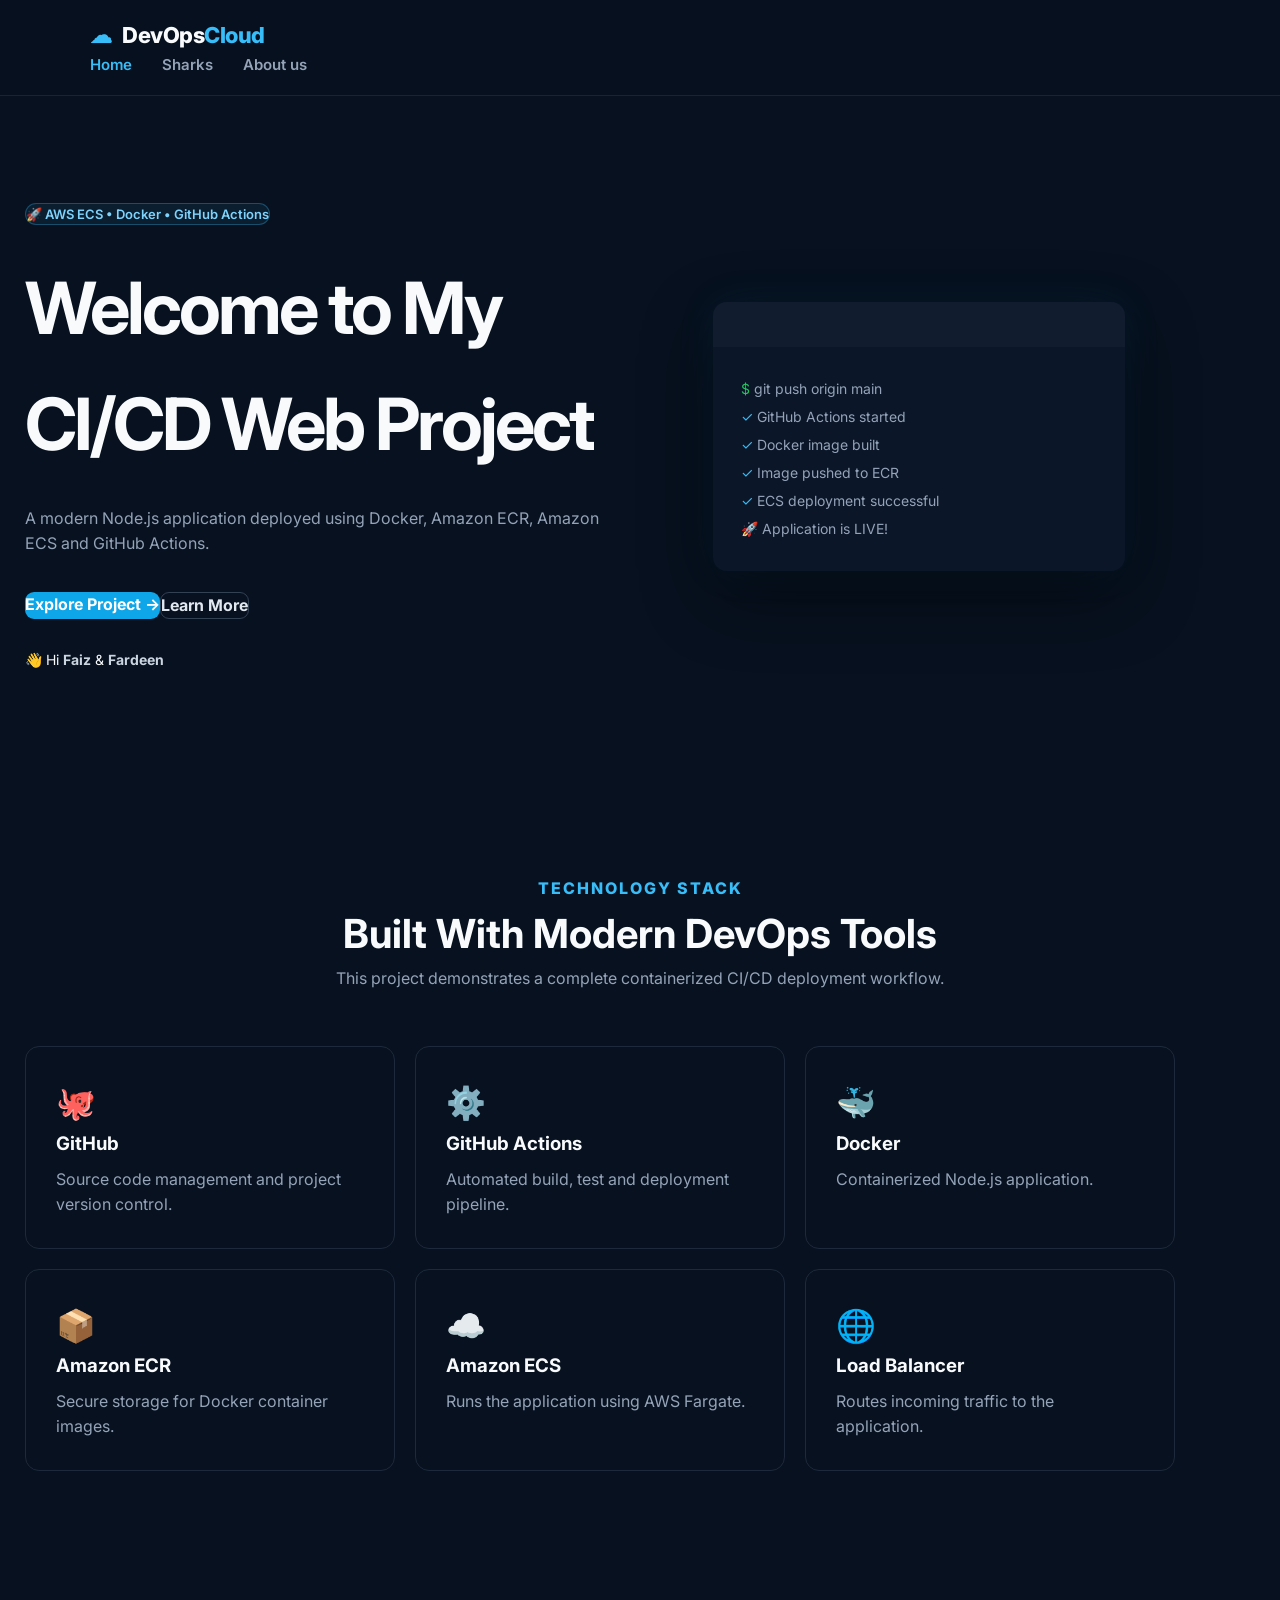
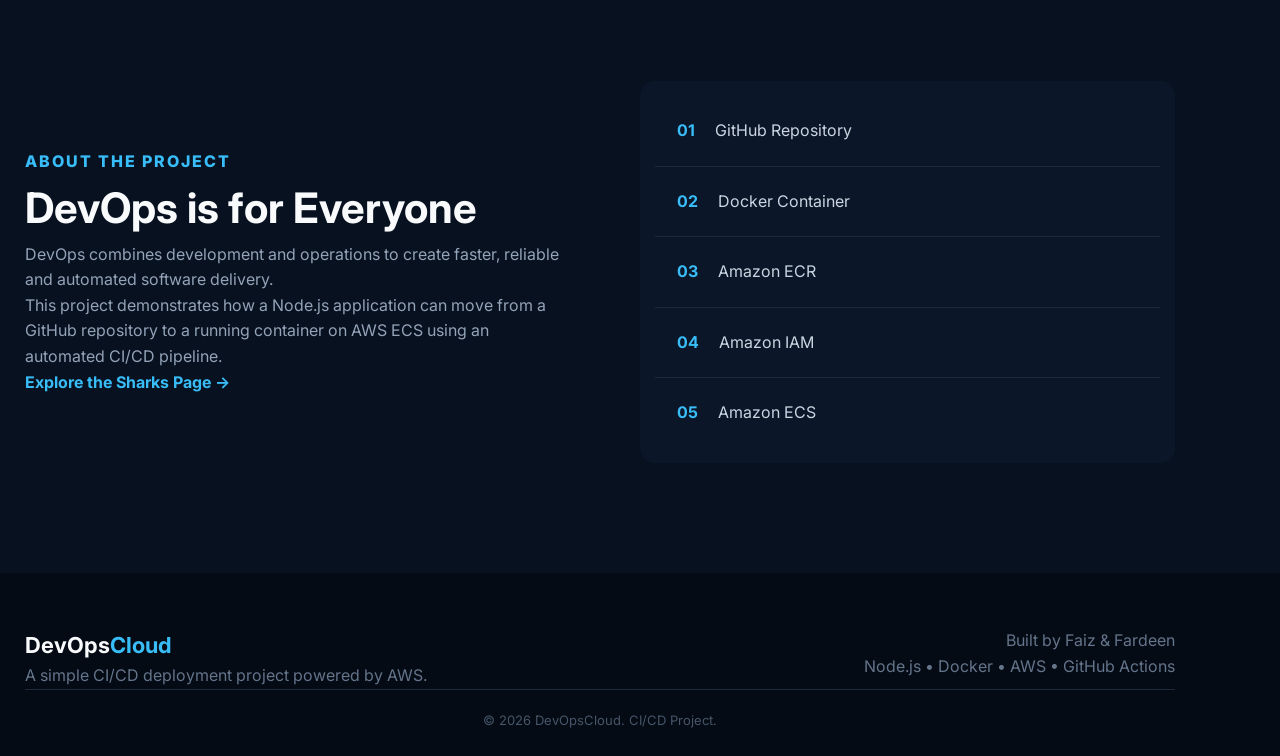
<file: views/index.html>
<!DOCTYPE html>

<html lang="en">

<head>
    <meta charset="UTF-8">
    <meta name="viewport" content="width=device-width, initial-scale=1.0">

<title>Devops ci-cd project</title>

<link rel="stylesheet" href="css/style.css">

<link href="https://fonts.googleapis.com/css2?family=Inter:wght@400;500;600;700;800&display=swap"
    rel="stylesheet">

</head>

<body>


<!-- NAVBAR -->
<header class="navbar">
    <div class="nav-container">

        <a href="/" class="logo">
            <span class="logo-icon">☁</span>
            DevOps<span>Cloud</span>
        </a>

        <nav>
            <a href="/" class="active">Home</a>
            <a href="/sharks">Sharks</a>
             <a href="/">About us</a>
        </nav>

    </div>
</header>


<!-- HERO -->
<section class="hero">

    <div class="hero-content">

        <div class="badge">
            🚀 AWS ECS • Docker • GitHub Actions
        </div>

        <h1>
            Welcome to My
            <span>CI/CD Web Project</span>
        </h1>

        <p>
            A modern Node.js application deployed using
            Docker, Amazon ECR, Amazon ECS and GitHub Actions.
        </p>

        <div class="hero-buttons">

            <a href="/sharks" class="btn btn-primary">
                Explore Project →
            </a>

            <a href="#about" class="btn btn-secondary">
                Learn More
            </a>

        </div>

        <div class="names">
            👋 Hi <strong>Faiz</strong> & <strong>Fardeen</strong>
        </div>

    </div>


    <!-- TERMINAL CARD -->
    <div class="hero-card">

        <div class="terminal-header">
            <span></span>
            <span></span>
            <span></span>
        </div>

        <div class="terminal-body">

            <p><span class="green">$</span> git push origin main</p>

            <p>
                <span class="blue">✓</span>
                GitHub Actions started
            </p>

            <p>
                <span class="blue">✓</span>
                Docker image built
            </p>

            <p>
                <span class="blue">✓</span>
                Image pushed to ECR
            </p>

            <p>
                <span class="blue">✓</span>
                ECS deployment successful
            </p>

            <p class="success">
                🚀 Application is LIVE!
            </p>

        </div>

    </div>

</section>


<!-- TECHNOLOGY STACK -->
<section class="technologies">

    <div class="section-title">

        <span>TECHNOLOGY STACK</span>

        <h2>Built With Modern DevOps Tools</h2>

        <p>
            This project demonstrates a complete containerized
            CI/CD deployment workflow.
        </p>

    </div>


    <div class="tech-grid">

        <div class="tech-card">
            <div class="tech-icon">🐙</div>
            <h3>GitHub</h3>
            <p>
                Source code management and project version control.
            </p>
        </div>


        <div class="tech-card">
            <div class="tech-icon">⚙️</div>
            <h3>GitHub Actions</h3>
            <p>
                Automated build, test and deployment pipeline.
            </p>
        </div>


        <div class="tech-card">
            <div class="tech-icon">🐳</div>
            <h3>Docker</h3>
            <p>
                Containerized Node.js application.
            </p>
        </div>


        <div class="tech-card">
            <div class="tech-icon">📦</div>
            <h3>Amazon ECR</h3>
            <p>
                Secure storage for Docker container images.
            </p>
        </div>


        <div class="tech-card">
            <div class="tech-icon">☁️</div>
            <h3>Amazon ECS</h3>
            <p>
                Runs the application using AWS Fargate.
            </p>
        </div>


        <div class="tech-card">
            <div class="tech-icon">🌐</div>
            <h3>Load Balancer</h3>
            <p>
                Routes incoming traffic to the application.
            </p>
        </div>

    </div>

</section>


<!-- ABOUT -->
<section class="about" id="about">

    <div class="about-content">

        <div>

            <span class="section-label">
                ABOUT THE PROJECT
            </span>

            <h2>
                DevOps is for Everyone
            </h2>

            <p>
                DevOps combines development and operations to
                create faster, reliable and automated software
                delivery.
            </p>

            <p>
                This project demonstrates how a Node.js application
                can move from a GitHub repository to a running
                container on AWS ECS using an automated CI/CD pipeline.
            </p>

            <a href="/sharks" class="text-link">
                Explore the Sharks Page →
            </a>

        </div>


        <div class="about-box">

            <div class="stat">
                <strong>01</strong>
                <span>GitHub Repository</span>
            </div>

            <div class="stat">
                <strong>02</strong>
                <span>Docker Container</span>
            </div>

            <div class="stat">
                <strong>03</strong>
                <span>Amazon ECR</span>
            </div>
            
            <div class="stat">
                <strong>04</strong>
                <span>Amazon IAM</span>
            </div>

            <div class="stat">
                <strong>05</strong>
                <span>Amazon ECS</span>
            </div>

        </div>

    </div>

</section>


<!-- FOOTER -->
<footer>

    <div class="footer-content">

        <div>

            <h3>
                DevOps<span>Cloud</span>
            </h3>

            <p>
                A simple CI/CD deployment project powered by AWS.
            </p>

        </div>


        <div class="footer-right">

            <p>
                Built by Faiz & Fardeen
            </p>

            <p>
                Node.js • Docker • AWS • GitHub Actions
            </p>

        </div>

    </div>


    <div class="copyright">
        © 2026 DevOpsCloud. CI/CD Project.
    </div>

</footer>

</body>

</html>
</file>
<file: views/css/style.css>
/* =========================================
GLOBAL
========================================= */

* {
  margin: 0;
  padding: 0;
  box-sizing: border-box;
  }

html {
scroll-behavior: smooth;
}

body {
font-family: "Inter", Arial, sans-serif;
background: #07111f;
color: #f8fafc;
line-height: 1.6;
}

a {
text-decoration: none;
color: inherit;
}

img {
max-width: 100%;
display: block;
}

/* =========================================
NAVBAR
========================================= */

.navbar {
width: 100%;
background: rgba(7, 17, 31, 0.96);
border-bottom: 1px solid rgba(255, 255, 255, 0.08);

```
position: sticky;
top: 0;
z-index: 1000;

backdrop-filter: blur(12px);
```

}

.nav-container {
max-width: 1150px;
margin: auto;
padding: 18px 25px;

```
display: flex;
align-items: center;
justify-content: space-between;
```

}

.logo {
font-size: 22px;
font-weight: 800;
letter-spacing: -0.5px;
}

.logo span {
color: #38bdf8;
}

.logo-icon {
margin-right: 6px;
}

nav {
display: flex;
gap: 30px;
}

nav a {
color: #94a3b8;
font-size: 15px;
font-weight: 600;
transition: 0.3s;
}

nav a:hover,
nav a.active {
color: #38bdf8;
}

/* =========================================
BUTTONS
========================================= */

.btn {
display: inline-block;

```
padding: 14px 25px;

border-radius: 9px;

font-weight: 700;

transition: 0.3s;
```

}

.btn-primary {
background: #0ea5e9;
color: white;
}

.btn-primary:hover {
background: #0284c7;
transform: translateY(-3px);
}

.btn-secondary {
border: 1px solid #334155;
color: #e2e8f0;
}

.btn-secondary:hover {
border-color: #38bdf8;
color: #38bdf8;
}

/* =========================================
BADGE
========================================= */

.badge {
display: inline-block;

```
padding: 9px 16px;

margin-bottom: 25px;

border: 1px solid rgba(56, 189, 248, 0.3);

border-radius: 30px;

color: #7dd3fc;

background: rgba(56, 189, 248, 0.08);

font-size: 13px;

font-weight: 600;
```

}

/* =========================================
HOME HERO
========================================= */

.hero {
max-width: 1150px;

```
margin: auto;

min-height: 680px;

padding: 100px 25px;

display: grid;

grid-template-columns: 1.2fr 0.8fr;

align-items: center;

gap: 70px;
```

}

.hero-content {
max-width: 650px;
}

.hero h1 {
font-size: clamp(45px, 6vw, 72px);

```
line-height: 1.05;

letter-spacing: -3px;

margin-bottom: 25px;
```

}

.hero h1 span {
display: block;

```
color: #38bdf8;
```

}

.hero p {
color: #94a3b8;

```
font-size: 18px;

max-width: 600px;

margin-bottom: 35px;
```

}

.hero-buttons {
display: flex;

```
gap: 15px;

flex-wrap: wrap;
```

}

.names {
margin-top: 30px;

```
color: #64748b;

font-size: 14px;
```

}

.names strong {
color: #cbd5e1;
}

/* =========================================
TERMINAL
========================================= */

.hero-card {
background: #0b1628;

```
border: 1px solid #1e3a5f;

border-radius: 14px;

overflow: hidden;

box-shadow:
    0 25px 70px rgba(0, 0, 0, 0.45),
    0 0 40px rgba(14, 165, 233, 0.08);
```

}

.terminal-header {
height: 45px;

```
padding: 0 16px;

background: #111c2e;

display: flex;

align-items: center;

gap: 7px;
```

}

.terminal-header span {
width: 11px;

```
height: 11px;

border-radius: 50%;

background: #475569;
```

}

.terminal-body {
padding: 28px;

```
font-family: monospace;

font-size: 14px;

line-height: 2;

color: #cbd5e1;
```

}

.terminal-body p {
margin: 0;
}

.green {
color: #22c55e;
}

.blue {
color: #38bdf8;
}

.success {
color: #22c55e;

```
margin-top: 15px !important;
```

}

/* =========================================
TECHNOLOGY SECTION
========================================= */

.technologies {
padding: 100px 25px;

```
background: #0b1628;
```

}

.section-title {
text-align: center;

```
max-width: 700px;

margin: auto auto 55px;
```

}

.section-title span,
.section-label {
color: #38bdf8;

```
font-size: 13px;

font-weight: 800;

letter-spacing: 2px;
```

}

.section-title h2 {
font-size: 40px;

```
margin: 12px 0;
```

}

.section-title p {
color: #94a3b8;
}

.tech-grid {
max-width: 1150px;

```
margin: auto;

display: grid;

grid-template-columns: repeat(3, 1fr);

gap: 20px;
```

}

.tech-card {
padding: 30px;

```
background: #101d31;

border: 1px solid #1e293b;

border-radius: 14px;

transition: 0.3s;
```

}

.tech-card:hover {
transform: translateY(-7px);

```
border-color: #38bdf8;

box-shadow:
    0 15px 40px rgba(0, 0, 0, 0.25);
```

}

.tech-icon {
font-size: 32px;

```
margin-bottom: 18px;
```

}

.tech-card h3 {
margin-bottom: 8px;
}

.tech-card p {
color: #94a3b8;

```
font-size: 14px;
```

}

/* =========================================
ABOUT
========================================= */

.about {
padding: 110px 25px;
}

.about-content {
max-width: 1150px;

```
margin: auto;

display: grid;

grid-template-columns: 1fr 1fr;

gap: 80px;

align-items: center;
```

}

.about h2 {
font-size: 42px;

```
margin: 12px 0 20px;
```

}

.about p {
color: #94a3b8;

```
margin-bottom: 18px;
```

}

.text-link {
display: inline-block;

```
margin-top: 10px;

color: #38bdf8;

font-weight: 700;
```

}

.about-box {
background: #0b1628;

```
border: 1px solid #1e293b;

border-radius: 15px;

padding: 15px;
```

}

.stat {
display: flex;

```
align-items: center;

gap: 20px;

padding: 22px;

border-bottom: 1px solid #1e293b;
```

}

.stat:last-child {
border-bottom: none;
}

.stat strong {
color: #38bdf8;

```
font-size: 25px;
```

}

.stat span {
color: #cbd5e1;
}

/* =========================================
SHARK HERO
========================================= */

.shark-hero {
min-height: 500px;

```
display: flex;

align-items: center;

background:
    linear-gradient(
        90deg,
        rgba(7, 17, 31, 0.98),
        rgba(7, 17, 31, 0.75),
        rgba(7, 17, 31, 0.92)
    ),
    url("https://assets.digitalocean.com/articles/docker_node_image/sawshark.jpg");

background-size: cover;

background-position: center;

border-bottom: 1px solid #1e293b;
```

}

.shark-hero-content {
max-width: 1150px;

```
width: 100%;

margin: auto;

padding: 80px 25px;
```

}

.shark-hero h1 {
font-size: clamp(45px, 6vw, 70px);

```
line-height: 1.05;

letter-spacing: -3px;

margin: 20px 0;
```

}

.shark-hero h1 span {
display: block;

```
color: #38bdf8;
```

}

.shark-hero p {
max-width: 600px;

```
color: #cbd5e1;

font-size: 18px;

margin-bottom: 30px;
```

}

/* =========================================
SHARK SECTION
========================================= */

.sharks-section {
padding: 100px 25px;

```
background: #07111f;
```

}

.shark-grid {
max-width: 1000px;

```
margin: auto;

display: grid;

grid-template-columns: repeat(2, 1fr);

gap: 30px;
```

}

.shark-card {
overflow: hidden;

```
background: #0b1628;

border: 1px solid #1e293b;

border-radius: 18px;

transition: 0.35s;
```

}

.shark-card:hover {
transform: translateY(-8px);

```
border-color: #38bdf8;

box-shadow:
    0 20px 50px rgba(0, 0, 0, 0.35),
    0 0 30px rgba(56, 189, 248, 0.08);
```

}

.shark-image {
height: 280px;

```
overflow: hidden;
```

}

.shark-image img {
width: 100%;

```
height: 100%;

object-fit: cover;

transition: 0.5s;
```

}

.shark-card:hover .shark-image img {
transform: scale(1.06);
}

.shark-content {
padding: 28px;
}

.shark-number {
color: #38bdf8;

```
font-size: 13px;

font-weight: 800;

letter-spacing: 2px;

margin-bottom: 8px;
```

}

.shark-content h3 {
font-size: 25px;

```
margin-bottom: 12px;
```

}

.shark-content p {
color: #94a3b8;

```
font-size: 15px;

margin-bottom: 22px;
```

}

.shark-tag {
display: inline-block;

```
padding: 7px 13px;

border-radius: 20px;

background: rgba(56, 189, 248, 0.08);

border: 1px solid rgba(56, 189, 248, 0.2);

color: #7dd3fc;

font-size: 12px;

font-weight: 700;
```

}

/* =========================================
DEPLOYMENT
========================================= */

.deployment-section {
padding: 90px 25px;

```
background: #0b1628;
```

}

.deployment-box {
max-width: 1100px;

```
margin: auto;

padding: 50px;

border-radius: 18px;

background: #101d31;

border: 1px solid #1e293b;

display: grid;

grid-template-columns: 1fr 1fr;

gap: 60px;

align-items: center;
```

}

.deployment-box h2 {
font-size: 35px;

```
line-height: 1.2;

margin: 12px 0 18px;
```

}

.deployment-box p {
color: #94a3b8;
}

/* =========================================
PIPELINE
========================================= */

.pipeline {
display: flex;

```
align-items: center;

justify-content: center;

flex-wrap: wrap;

gap: 12px;
```

}

.pipeline-step {
min-width: 90px;

```
padding: 16px 12px;

text-align: center;

background: #0b1628;

border: 1px solid #1e293b;

border-radius: 10px;
```

}

.pipeline-step span {
display: block;

```
color: #38bdf8;

font-size: 11px;

margin-bottom: 5px;
```

}

.pipeline-step strong {
font-size: 13px;
}

.pipeline-arrow {
color: #38bdf8;

```
font-size: 22px;
```

}

/* =========================================
FOOTER
========================================= */

footer {
background: #040b14;

```
border-top: 1px solid #1e293b;

padding: 55px 25px 25px;
```

}

.footer-content {
max-width: 1150px;

```
margin: auto;

display: flex;

justify-content: space-between;

gap: 40px;
```

}

footer h3 {
font-size: 22px;
}

footer h3 span {
color: #38bdf8;
}

footer p {
color: #64748b;

```
font-size: 14px;
```

}

.footer-right {
text-align: right;
}

.copyright {
max-width: 1150px;

```
margin: 40px auto 0;

padding-top: 20px;

border-top: 1px solid #1e293b;

color: #475569;

font-size: 13px;

text-align: center;
```

}

/* =========================================
TABLET
========================================= */

@media (max-width: 850px) {

```
.hero {
    grid-template-columns: 1fr;

    padding-top: 70px;
}

.hero-card {
    max-width: 600px;

    width: 100%;
}

.tech-grid {
    grid-template-columns: repeat(2, 1fr);
}

.about-content {
    grid-template-columns: 1fr;

    gap: 45px;
}

.shark-grid {
    grid-template-columns: 1fr;

    max-width: 600px;
}

.deployment-box {
    grid-template-columns: 1fr;

    gap: 40px;

    padding: 35px;
}

.footer-content {
    flex-direction: column;
}

.footer-right {
    text-align: left;
}
```

}

/* =========================================
MOBILE
========================================= */

@media (max-width: 550px) {

```
.nav-container {
    padding: 15px 18px;
}

nav {
    gap: 15px;
}

.hero {
    padding: 60px 18px;
}

.hero h1 {
    font-size: 45px;

    letter-spacing: -2px;
}

.hero p {
    font-size: 16px;
}

.tech-grid {
    grid-template-columns: 1fr;
}

.technologies,
.about,
.sharks-section,
.deployment-section {
    padding: 70px 18px;
}

.section-title h2,
.about h2 {
    font-size: 32px;
}

.terminal-body {
    padding: 20px;

    font-size: 12px;
}

.shark-hero-content {
    padding: 65px 18px;
}

.shark-hero h1 {
    font-size: 45px;
}

.deployment-box {
    padding: 25px;
}

.deployment-box h2 {
    font-size: 29px;
}

.pipeline {
    flex-direction: column;
}

.pipeline-arrow {
    transform: rotate(90deg);
}
```

}
</file>
